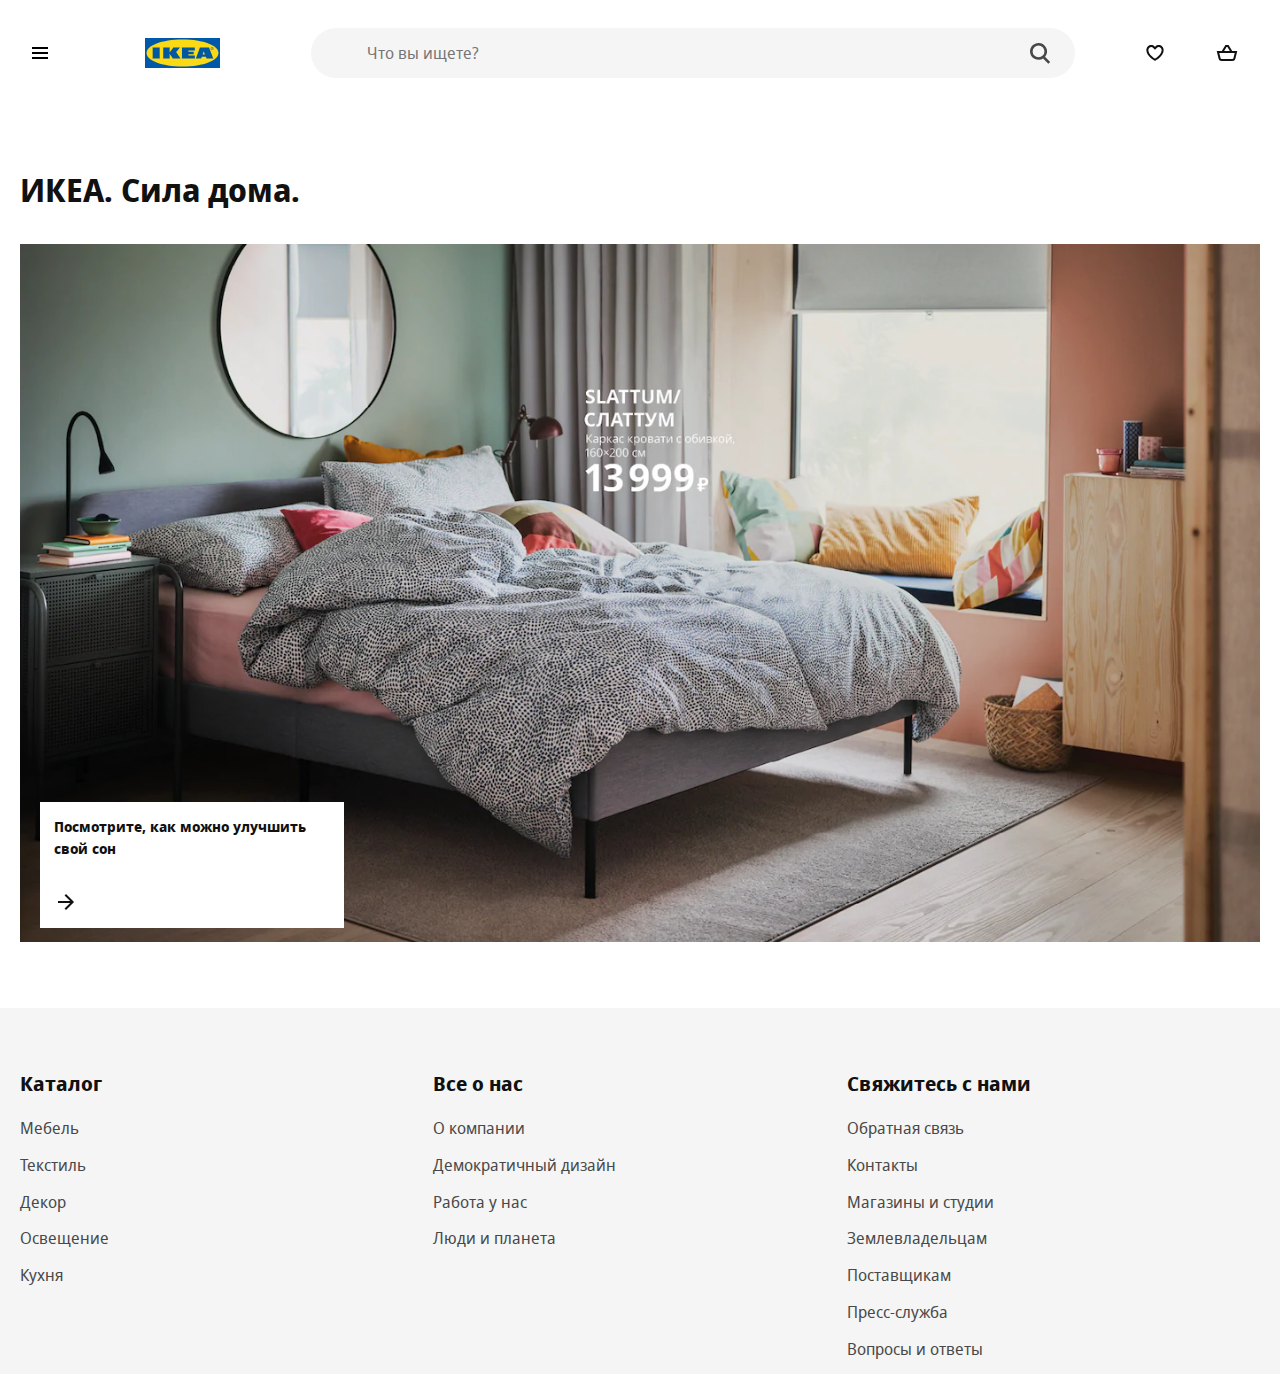
<file: index.html>
<!DOCTYPE html>
<html lang="en">

<head>
    <meta charset="UTF-8">
    <meta name="viewport"
        content="width=device-width, user-scalable=no, initial-scale=1.0, maximum-scale=1.0, minimum-scale=1.0">
    <meta http-equiv="X-UA-Compatible" content="ie=edge">
    <link rel="apple-touch-icon" sizes="180x180" href="favicon/apple-touch-icon.png">
    <link rel="icon" type="image/png" sizes="32x32" href="favicon/favicon-32x32.png">
    <link rel="icon" type="image/png" sizes="16x16" href="favicon/favicon-16x16.png">
    <link rel="mask-icon" href="favicon/safari-pinned-tab.svg" color="#0058ab">
    <meta name="msapplication-TileColor" content="#0058ab">
    <meta name="theme-color" content="#0058ab">
    <title>ИКЕА - официальный интернет-магазин мебели - IKEA</title>
    <link rel="stylesheet" href="styles/styles.css">

    <script src="script/index.js" defer type="module"></script>

</head>

<body>
    <!-- <header>
        <div class="container">
            <div class="header">
                <button class="btn btn-burger" aria-label="открыть меню">
                    <svg focusable="false" class="svg-icon" width="24" height="24" viewBox="0 0 24 24" fill="none"
                        xmlns="http://www.w3.org/2000/svg">
                        <path fill-rule="evenodd" clip-rule="evenodd"
                            d="M20 8H4V6H20V8ZM20 13H4V11H20V13ZM20 18H4V16H20V18Z"></path>
                    </svg>
                </button>
                <a href="index.html" class="logo">
                    <img src="image/ikea-logo.svg" alt="Логотип">
                </a>
                <form class="search" method="get" action="goods.html">
                    <input type="search" name="s" maxlength="150" class="search-input" spellcheck="false"
                        aria-label="Искать товары, новинки и вдохновение"
                        aria-placeholder="Искать товары, новинки и вдохновение" placeholder="Что вы ищете?"
                        autocapitalize="off" autocomplete="off" autocorrect="off">
                    <button type="submit" class="btn search-btn" aria-label="найти"></button>
                </form>
                <a href="goods.html?cat=wishlist" class="btn btn-wishlist">
                    <svg focusable="false" class="svg-icon" width="24" height="24" viewBox="0 0 24 24" fill="none"
                        xmlns="http://www.w3.org/2000/svg">
                        <path fill-rule="evenodd" clip-rule="evenodd"
                            d="M12.336 5.52055C14.2336 3.62376 17.3096 3.62401 19.2069 5.52129C20.2067 6.52115 20.6796 7.85005 20.6259 9.15761C20.6151 12.2138 18.4184 14.8654 16.4892 16.6366C15.4926 17.5517 14.5004 18.2923 13.7593 18.8036C13.3879 19.0598 13.0771 19.2601 12.8574 19.3973C12.7475 19.466 12.6601 19.519 12.5992 19.5555C12.5687 19.5737 12.5448 19.5879 12.5279 19.5978L12.5079 19.6094L12.502 19.6129L12.5001 19.614C12.5001 19.614 12.4989 19.6147 11.9999 18.748C11.501 19.6147 11.5005 19.6144 11.5005 19.6144L11.4979 19.6129L11.4919 19.6094L11.472 19.5978C11.4551 19.5879 11.4312 19.5737 11.4007 19.5555C11.3397 19.519 11.2524 19.466 11.1425 19.3973C10.9227 19.2601 10.612 19.0598 10.2405 18.8036C9.49947 18.2923 8.50726 17.5517 7.51063 16.6366C5.58146 14.8654 3.38477 12.2139 3.37399 9.15765C3.32024 7.85008 3.79314 6.52117 4.79301 5.52129C6.69054 3.62376 9.76704 3.62376 11.6646 5.52129L11.9993 5.856L12.3353 5.52129L12.336 5.52055ZM11.9999 18.748L11.5005 19.6144L11.9999 19.9019L12.4989 19.6147L11.9999 18.748ZM11.9999 17.573C12.1727 17.462 12.384 17.3226 12.6236 17.1573C13.3125 16.6821 14.2267 15.9988 15.1366 15.1634C17.0157 13.4381 18.6259 11.2919 18.6259 9.13506V9.11213L18.627 9.08922C18.6626 8.31221 18.3844 7.52727 17.7926 6.9355C16.6762 5.81903 14.866 5.81902 13.7495 6.9355L13.7481 6.93689L11.9965 8.68166L10.2504 6.9355C9.13387 5.81903 7.3237 5.81903 6.20722 6.9355C5.61546 7.52727 5.33724 8.31221 5.3729 9.08922L5.37395 9.11213V9.13507C5.37395 11.2919 6.98418 13.4381 8.86325 15.1634C9.77312 15.9988 10.6874 16.6821 11.3762 17.1573C11.6159 17.3226 11.8271 17.462 11.9999 17.573Z">
                        </path>
                    </svg>
                </a>
                <a href="cart.html" class="btn btn-cart">
                    <svg focusable="false" class="svg-icon svg-cart" width="24" height="24" viewBox="0 0 24 24"
                        fill="none" xmlns="http://www.w3.org/2000/svg" style="display: block;">
                        <path fill-rule="evenodd" clip-rule="evenodd"
                            d="M10.9994 4H10.4373L10.1451 4.48017L6.78803 9.99716H3.00001H1.71924L2.02987 11.2397L3.65114 17.7248C3.98501 19.0603 5.18497 19.9972 6.56157 19.9972L17.4385 19.9972C18.8151 19.9972 20.015 19.0603 20.3489 17.7248L21.9702 11.2397L22.2808 9.99716H21H17.2113L13.8539 4.48014L13.5618 4H12.9997H12.0004H10.9994ZM14.8701 9.99716L12.4376 6H12.0004H11.5615L9.12921 9.99716H14.8701ZM5.59142 17.2397L4.28079 11.9972H19.7192L18.4086 17.2397C18.2973 17.6849 17.8973 17.9972 17.4385 17.9972L6.56157 17.9972C6.1027 17.9972 5.70272 17.6849 5.59142 17.2397Z">
                        </path>
                    </svg>
                </a>
            </div>
        </div>
    </header> -->
    <main>
        <div class="container">
            <h1 class="main-header">ИКЕА. Сила дома.</h1>
            <aside class="offer">
                <a href="card.html#idd059">
                    <picture>
                        <source srcset="image/b47e07ee97fd5f9bf030d258d462a945.webp" type="image/webp">
                        <img src="image/b47e07ee97fd5f9bf030d258d462a945.jpg" alt="СЛАТТУМ">
                    </picture>

                </a>
                <a class="offer-extra" href="goods.html?subcat=Кровати">
                    <p>Посмотрите, как можно улучшить свой сон</p>
                    <svg focusable="false" viewBox="0 0 24 24" class="offer-arrow" aria-hidden="true">
                        <path fill-rule="evenodd" clip-rule="evenodd"
                            d="M19.2937 12.7074L20.0008 12.0003L19.2938 11.2932L12.0008 3.99927L10.5865 5.41339L16.1727 11.0003H4V13.0003H16.1723L10.5855 18.5868L11.9996 20.0011L19.2937 12.7074Z">
                        </path>
                    </svg>
                </a>
            </aside>
        </div>
    </main>
    <!-- <footer>
        <div class="container">
            <div class="footer">
                <div class="footer-catalog">
                    <h2 class="footer-header">Каталог</h2>
                    <ul>
                        <li class="footer-list"><a href="goods.html?cat=Мебель">Мебель</a></li>
                        <li class="footer-list"><a href="goods.html?cat=Кухня">Кухня</a></li>
                        <li class="footer-list"><a href="goods.html?cat=Текстиль">Текстиль</a></li>
                        <li class="footer-list"><a href="goods.html?cat=Освещение">Освещение</a></li>
                        <li class="footer-list"><a href="goods.html?cat=Декор">Декор</a></li>
                    </ul>
                </div>
                <div class="footer-about">
                    <h2 class="footer-header">Все о нас</h2>
                    <ul>
                        <li class="footer-list"><a href="#">О компании</a></li>
                        <li class="footer-list"><a href="#">Демократичный дизайн</a></li>
                        <li class="footer-list"><a href="#">Работа у нас</a></li>
                        <li class="footer-list"><a href="#">Люди и планета</a></li>
                    </ul>
                </div>
                <div class="footer-connection">
                    <h2 class="footer-header">Свяжитесь с нами</h2>
                    <ul>
                        <li class="footer-list"><a href="#">Обратная связь</a></li>
                        <li class="footer-list"><a href="#">Контакты</a></li>
                        <li class="footer-list"><a href="#">Магазины и студии</a></li>
                        <li class="footer-list"><a href="#">Землевладельцам</a></li>
                        <li class="footer-list"><a href="#">Поставщикам</a></li>
                        <li class="footer-list"><a href="#">Пресс-служба</a></li>
                        <li class="footer-list"><a href="#">Вопросы и ответы</a></li>
                    </ul>
                </div>
            </div>
        </div>

    </footer> -->

    <!-- <div class="catalog">
        <button type="button" class="btn btn-close catalog-btn" id="hnf-menu-close-btn" aria-expanded="true"
            title="Закрыть меню" aria-label="Закрыть меню">
            <svg focusable="false" class="svg-icon" width="24" height="24" viewBox="0 0 24 24" fill="none"
                xmlns="http://www.w3.org/2000/svg">
                <path fill-rule="evenodd" clip-rule="evenodd"
                    d="M12.0002 13.4144L16.9499 18.3642L18.3642 16.9499L13.4144 12.0002L18.3642 7.05044L16.95 5.63623L12.0002 10.586L7.05044 5.63623L5.63623 7.05044L10.586 12.0002L5.63624 16.9499L7.05046 18.3642L12.0002 13.4144Z">
                </path>
            </svg>
        </button>
        <h2>Каталог</h2>
        <ul class="catalog-list">
            <li class="catalog-list__item active"><a href="goods.html?cat=Мебель">Мебель</a></li>
            <li class="catalog-list__item"><a href="goods.html?cat=Кухня">Кухня</a></li>
            <li class="catalog-list__item"><a href="goods.html?cat=Текстиль">Текстиль</a></li>
            <li class="catalog-list__item"><a href="goods.html?cat=Освещение">Освещение</a></li>
            <li class="catalog-list__item"><a href="goods.html?cat=Декор">Декор</a></li>
        </ul>


    </div> -->

    <!-- <div class="subcatalog">
        <button type="button" class="btn btn-return catalog-btn" aria-expanded="true" title="Закрыть меню"
            aria-label="Закрыть меню">
            <svg focusable="false" class="svg-icon  hnf-svg-icon" width="24" height="24" viewBox="0 0 24 24" fill="none"
                xmlns="http://www.w3.org/2000/svg">
                <path fill-rule="evenodd" clip-rule="evenodd"
                    d="M4.70613 11.2927L3.99902 11.9997L4.70606 12.7069L11.999 20.0008L13.4133 18.5867L7.82744 13.0001H19.9999V11.0001H7.82729L13.4144 5.41328L12.0002 3.99902L4.70613 11.2927Z">
                </path>
            </svg>
        </button>
        <h3 class="subcatalog-header"><a href="goods.html?cat=Мебель"></a></h3>
        <ul class="subcatalog-list">
            <li class="subcatalog-list__item"><a href="goods.html?subcat=Диваны">Диваны</a></li>
            <li class="subcatalog-list__item"><a href="goods.html?subcat=Кресла">Кресла</a></li>
            <li class="subcatalog-list__item"><a href="goods.html?subcat=Книжные шкафы">Книжные шкафы</a></li>
            <li class="subcatalog-list__item"><a href="goods.html?subcat=Стеллажи">Стеллажи</a></li>
            <li class="subcatalog-list__item"><a href="goods.html?subcat=Шкаф для ТВ">Шкаф для ТВ</a></li>
            <li class="subcatalog-list__item"><a href="goods.html?subcat=Кровати">Кровати</a></li>
            <li class="subcatalog-list__item"><a href="goods.html?subcat=Комоды">Комоды</a></li>
            <li class="subcatalog-list__item"><a href="goods.html?subcat=Столы">Столы</a></li>
            <li class="subcatalog-list__item"><a href="goods.html?subcat=Письменные столы">Письменные столы</a></li>
            <li class="subcatalog-list__item">
                <a href="goods.html?subcat=Стулья для письменного стола">Стулья для письменного стола</a></li>
        </ul>
    </div> -->

</body>

</html>
</file>
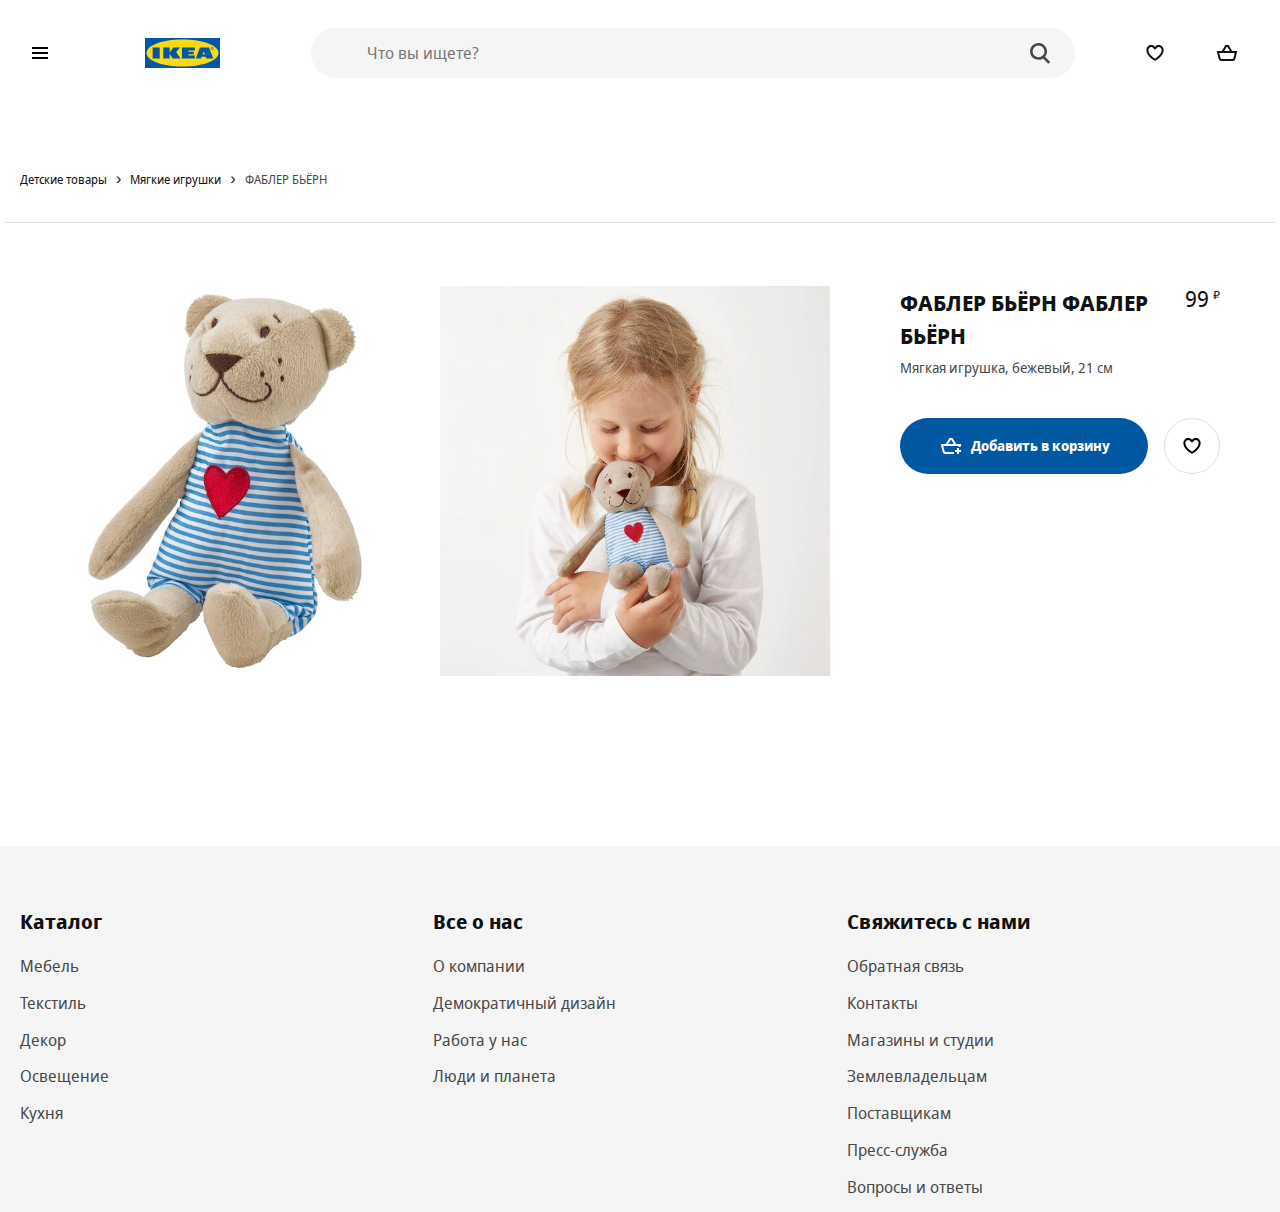
<file: card.html>
<!DOCTYPE html>
<html lang="en">
<head>
	<meta charset="UTF-8">
	<meta name="viewport" content="width=device-width, user-scalable=no, initial-scale=1.0, maximum-scale=1.0, minimum-scale=1.0">
	<meta http-equiv="X-UA-Compatible" content="ie=edge">
	<link rel="apple-touch-icon" sizes="180x180" href="favicon/apple-touch-icon.png">
	<link rel="icon" type="image/png" sizes="32x32" href="favicon/favicon-32x32.png">
	<link rel="icon" type="image/png" sizes="16x16" href="favicon/favicon-16x16.png">
	<link rel="mask-icon" href="favicon/safari-pinned-tab.svg" color="#0058ab">
	<meta name="msapplication-TileColor" content="#0058ab">
	<meta name="theme-color" content="#0058ab">
	<title>Детские игрушки - IKEA</title>
	<link rel="stylesheet" href="styles/styles.css">

	<script src="script/index.js" defer type="module"></script>

</head>
<body>
<main>
	<div class="container">
		<div class="breadcrumb">
			<nav role="navigation" aria-label="Breadcrumb" class="breadcrumb__nav">
				<ul class="breadcrumb__list">

					<li class="breadcrumb__list-item">
						<a href="goods.html?cat=Детские товары" class="breadcrumb__link"><span>Детские товары</span></a>
					</li>

					<li class="breadcrumb__list-item">
						<a href="goods.html?cat=Мягкие игрушки" class="breadcrumb__link"><span>Мягкие игрушки</span></a>
					</li>

					<li class="breadcrumb__list-item">
						<a href="#" class="breadcrumb__link"><span>ФАБЛЕР БЬЁРН</span></a>
					</li>

				</ul>
			</nav>
		</div>

		<div class="good wrapper">
			<div class="good-images">
				<div class="good-image__item">
					<img src="image/fabler-byorn-myagkaya-igrushka-bezhevyy__0710165_PE727396_S5.jpg" alt="">
				</div>
				<div class="good-image__item">
					<img src="image/fabler-byorn-myagkaya-igrushka-bezhevyy__0876865_PE611124_S5.jpg" alt="">
				</div>
			</div>
			<div class="good-item"> <!-- not-in-stock - нет в наличии-->
				<p class="good-item__new">Новинка</p>

				<div class="good-item__section">
					<div>
						<h2 class="good-item__header">ФАБЛЕР БЬЁРН ФАБЛЕР БЬЁРН</h2>
						<p class="good-item__description">Мягкая игрушка, бежевый, 21 см</p>

					</div>
					<p class="good-item__price">
						<span class="good-item__empty">Нет в наличии</span>
						<span class="good-item__price-value">99</span>
						<span class="good-item__currency">₽</span>
					</p>

				</div>
				<div class="good-item__buttons">
					<button type="button" class="btn btn-good" data-idd="idd001">
						<svg focusable="false" viewBox="0 0 24 24" class="btn-good-svg" aria-hidden="true">
							<path fill-rule="evenodd" clip-rule="evenodd" d="M10.4372 4H10.9993H12.0003H12.9996H13.5616L13.8538 4.48014L17.2112 9.99713H21H22.2806L21.9702 11.2396L21.5303 13H19.4688L19.7194 11.9971H4.28079L5.59143 17.2397C5.70272 17.6848 6.1027 17.9971 6.56157 17.9971H15V19.9971H6.56157C5.18496 19.9971 3.98502 19.0602 3.65114 17.7247L2.02987 11.2397L1.71924 9.99713H3.00002H6.78793L10.145 4.48017L10.4372 4ZM12.4375 6L14.87 9.99713H9.12911L11.5614 6H12.0003H12.4375ZM17.9961 16V14H19.9961V16H21.9961V18H19.9961V20H17.9961V18H15.9961V16H17.9961Z"></path>
						</svg>

						<span class="btn-good__label">Добавить в корзину</span>
					</button>
					<button type="button" class="btn btn-add-wishlist" data-idd="idd001">
						<svg focusable="false" viewBox="0 0 24 24" class="btn-add-wishlist__svg" aria-hidden="true">
							<path fill-rule="evenodd" clip-rule="evenodd" d="M12.336 5.52055C14.2336 3.62376 17.3096 3.62401 19.2069 5.52129C20.2067 6.52115 20.6796 7.85005 20.6259 9.15761C20.6151 12.2138 18.4184 14.8654 16.4892 16.6366C15.4926 17.5517 14.5004 18.2923 13.7593 18.8036C13.3879 19.0598 13.0771 19.2601 12.8574 19.3973C12.7475 19.466 12.6601 19.519 12.5992 19.5555C12.5687 19.5737 12.5448 19.5879 12.5279 19.5978L12.5079 19.6094L12.502 19.6129L12.5001 19.614C12.5001 19.614 12.4989 19.6147 11.9999 18.748C11.501 19.6147 11.5005 19.6144 11.5005 19.6144L11.4979 19.6129L11.4919 19.6094L11.472 19.5978C11.4551 19.5879 11.4312 19.5737 11.4007 19.5555C11.3397 19.519 11.2524 19.466 11.1425 19.3973C10.9227 19.2601 10.612 19.0598 10.2405 18.8036C9.49947 18.2923 8.50726 17.5517 7.51063 16.6366C5.58146 14.8654 3.38477 12.2139 3.37399 9.15765C3.32024 7.85008 3.79314 6.52117 4.79301 5.52129C6.69054 3.62376 9.76704 3.62376 11.6646 5.52129L11.9993 5.856L12.3353 5.52129L12.336 5.52055ZM11.9999 18.748L11.5005 19.6144L11.9999 19.9019L12.4989 19.6147L11.9999 18.748ZM11.9999 17.573C12.1727 17.462 12.384 17.3226 12.6236 17.1573C13.3125 16.6821 14.2267 15.9988 15.1366 15.1634C17.0157 13.4381 18.6259 11.2919 18.6259 9.13506V9.11213L18.627 9.08922C18.6626 8.31221 18.3844 7.52727 17.7926 6.9355C16.6762 5.81903 14.866 5.81902 13.7495 6.9355L13.7481 6.93689L11.9965 8.68166L10.2504 6.9355C9.13387 5.81903 7.3237 5.81903 6.20722 6.9355C5.61546 7.52727 5.33724 8.31221 5.3729 9.08922L5.37395 9.11213V9.13507C5.37395 11.2919 6.98418 13.4381 8.86325 15.1634C9.77312 15.9988 10.6874 16.6821 11.3762 17.1573C11.6159 17.3226 11.8271 17.462 11.9999 17.573Z"></path>
						</svg>
					</button>
				</div>

			</div>
		</div>


	</div>
</main>
</body>
</html>
</file>
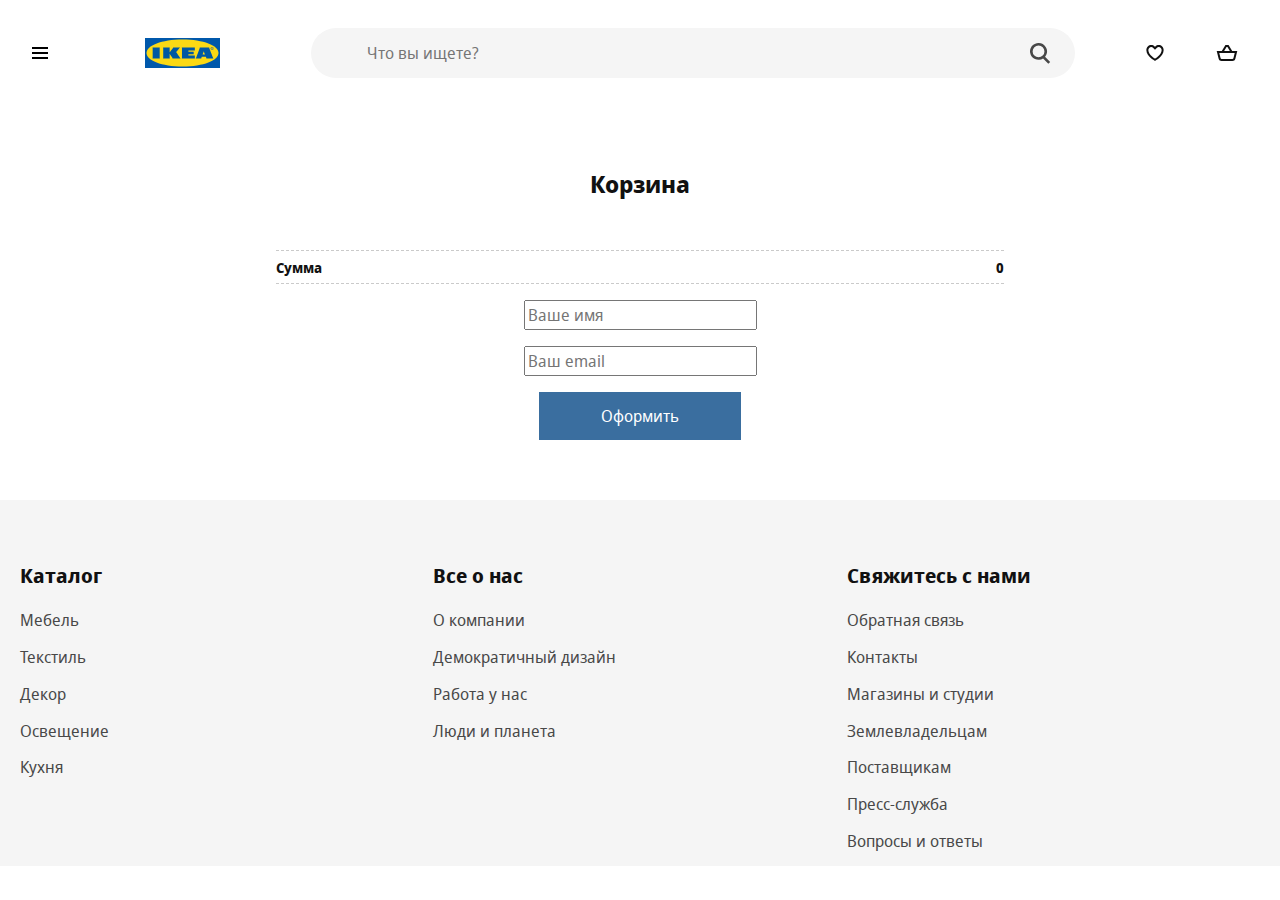
<file: cart.html>
<!DOCTYPE html>
<html lang="en">
<head>
	<meta charset="UTF-8">
	<meta name="viewport" content="width=device-width, user-scalable=no, initial-scale=1.0, maximum-scale=1.0, minimum-scale=1.0">
	<meta http-equiv="X-UA-Compatible" content="ie=edge">
	<link rel="apple-touch-icon" sizes="180x180" href="favicon/apple-touch-icon.png">
	<link rel="icon" type="image/png" sizes="32x32" href="favicon/favicon-32x32.png">
	<link rel="icon" type="image/png" sizes="16x16" href="favicon/favicon-16x16.png">
	<link rel="mask-icon" href="favicon/safari-pinned-tab.svg" color="#0058ab">
	<meta name="msapplication-TileColor" content="#0058ab">
	<meta name="theme-color" content="#0058ab">
	<title>Корзина - IKEA</title>
	<link rel="stylesheet" href="styles/styles.css">

	<script src="script/index.js" defer type="module"></script>

</head>
<body>
<main>
	<div class="container cart-wrapper">
		<h2 class="cart-header">Корзина</h2>
		<ul class="cart-list">

		</ul>
		<div class="cart-total">
			<span class="cart-total-label">Сумма</span>
			<span class="cart-total-price">297.-</span>
		</div>

		<form id="form" class="cart-form">
			<label>
				<input type="text" name="name" placeholder="Ваше имя">
			</label>
			<label>
				<input type="email" name="email" placeholder="Ваш email">
			</label>
			<button type="submit" class="cart-checkout">Оформить</button>
		</form>
	</div>
</main>
</body>
</html>
</file>
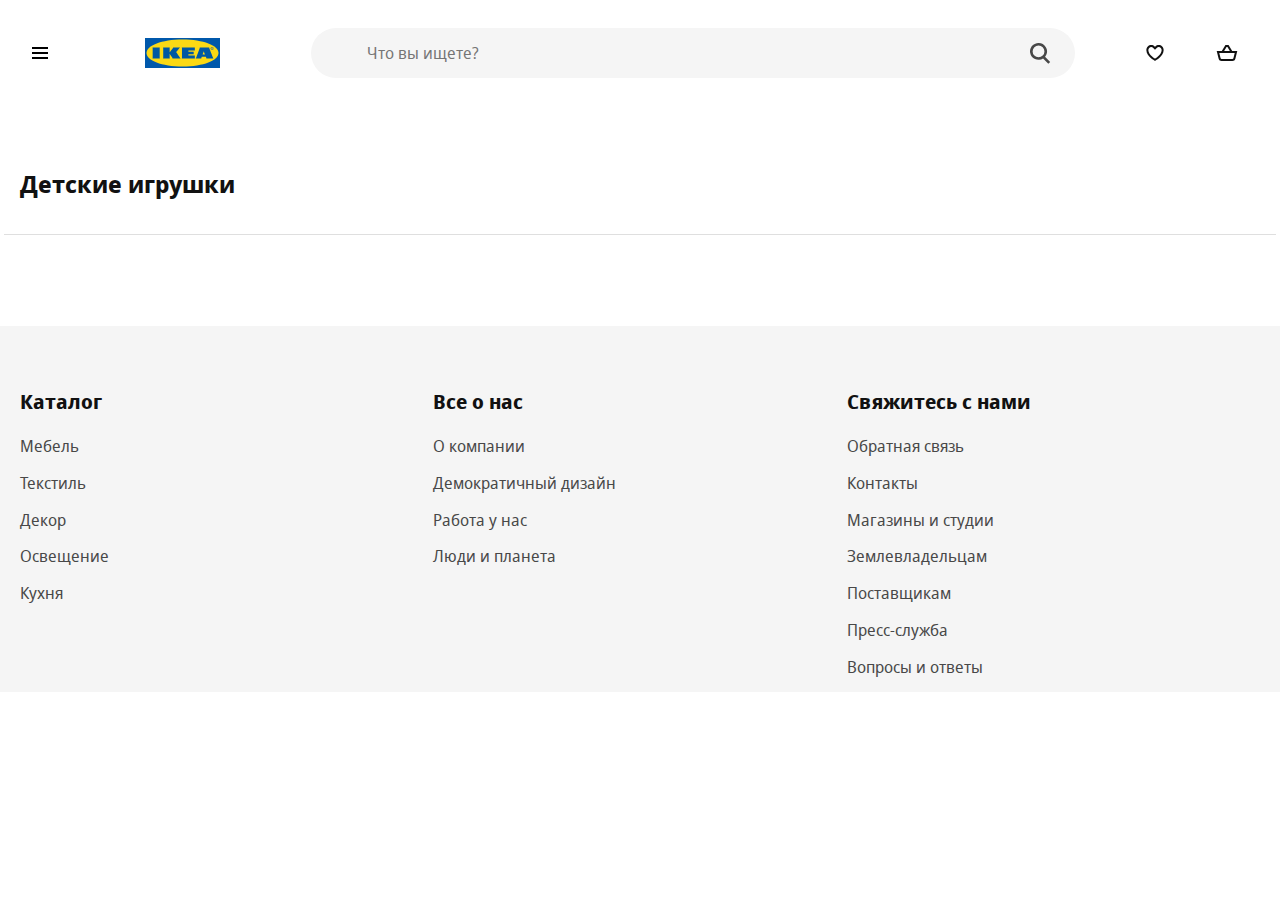
<file: goods.html>
<!DOCTYPE html>
<html lang="en">
<head>
	<meta charset="UTF-8">
	<meta name="viewport" content="width=device-width, user-scalable=no, initial-scale=1.0, maximum-scale=1.0, minimum-scale=1.0">
	<meta http-equiv="X-UA-Compatible" content="ie=edge">
	<link rel="apple-touch-icon" sizes="180x180" href="favicon/apple-touch-icon.png">
	<link rel="icon" type="image/png" sizes="32x32" href="favicon/favicon-32x32.png">
	<link rel="icon" type="image/png" sizes="16x16" href="favicon/favicon-16x16.png">
	<link rel="mask-icon" href="favicon/safari-pinned-tab.svg" color="#0058ab">
	<meta name="msapplication-TileColor" content="#0058ab">
	<meta name="theme-color" content="#0058ab">
	<title>Детские игрушки - IKEA</title>
	<link rel="stylesheet" href="styles/styles.css">

	<script src="script/index.js" defer type="module"></script>

</head>
<body>
<main>
	<div class="container">
		<h2 class="main-header">Детские игрушки</h2>
		<div class="goods wrapper">
			<ul class="goods-list">

				<!-- <li class="goods-list__item">
					<a class="goods-item__link" href="card.html#idd001">
						<article class="goods-item">
							<div class="goods-item__img">
								<img src="https://www.ikea.com/ru/ru/images/products/fabler-byorn-myagkaya-igrushka-bezhevyy__0710165_PE727396_S5.JPG"
									 data-second-image="https://www.ikea.com/ru/ru/images/products/fabler-byorn-myagkaya-igrushka-bezhevyy__0876876_PE611263_S5.JPG" alt="ФАБЛЕР БЬЁРН">
							</div>
							<p class="goods-item__new">Новинка</p>
							<h3 class="goods-item__header">ФАБЛЕР БЬЁРН</h3>
							<p class="goods-item__description">Мягкая игрушка, бежевый, 21 см</p>
							<p class="goods-item__price">
								<span class="goods-item__price-value">99</span>
								<span class="goods-item__currency"> ₽</span>
							</p>
							<button class="btn btn-add-card" aria-label="Добравить в корзину" data-idd="idd001"></button>
						</article>
					</a>
				</li>
				<li class="goods-list__item">
					<a class="goods-item__link" href="card.html#idd001">
						<article class="goods-item">
							<div class="goods-item__img">
								<img src="https://www.ikea.com/ru/ru/images/products/fabler-byorn-myagkaya-igrushka-bezhevyy__0710165_PE727396_S5.JPG"
									 data-second-image="https://www.ikea.com/ru/ru/images/products/fabler-byorn-myagkaya-igrushka-bezhevyy__0876876_PE611263_S5.JPG" alt="ФАБЛЕР БЬЁРН">
							</div>
							<h3 class="goods-item__header">ФАБЛЕР БЬЁРН</h3>
							<p class="goods-item__description">Мягкая игрушка, бежевый, 21 см</p>
							<p class="goods-item__price">
								<span class="goods-item__price-value">99</span>
								<span class="goods-item__currency"> ₽</span>
							</p>
							<button class="btn btn-add-card" aria-label="Добравить в корзину" data-idd="idd001"></button>
						</article>
					</a>
				</li>
				<li class="goods-list__item">
					<a class="goods-item__link" href="card.html#idd001">
						<article class="goods-item">
							<div class="goods-item__img">
								<img src="https://www.ikea.com/ru/ru/images/products/fabler-byorn-myagkaya-igrushka-bezhevyy__0710165_PE727396_S5.JPG"
									 data-second-image="https://www.ikea.com/ru/ru/images/products/fabler-byorn-myagkaya-igrushka-bezhevyy__0876876_PE611263_S5.JPG" alt="ФАБЛЕР БЬЁРН">
							</div>
							<h3 class="goods-item__header">ФАБЛЕР БЬЁРН</h3>
							<p class="goods-item__description">Мягкая игрушка, бежевый, 21 см</p>
							<p class="goods-item__price">
								<span class="goods-item__price-value">99</span>
								<span class="goods-item__currency"> ₽</span>
							</p>
							<button class="btn btn-add-card" aria-label="Добравить в корзину" data-idd="idd001"></button>
						</article>
					</a>
				</li>
				<li class="goods-list__item">
					<a class="goods-item__link" href="card.html#idd001">
						<article class="goods-item">
							<div class="goods-item__img">
								<img src="https://www.ikea.com/ru/ru/images/products/fabler-byorn-myagkaya-igrushka-bezhevyy__0710165_PE727396_S5.JPG"
									 data-second-image="https://www.ikea.com/ru/ru/images/products/fabler-byorn-myagkaya-igrushka-bezhevyy__0876876_PE611263_S5.JPG" alt="ФАБЛЕР БЬЁРН">
							</div>
							<h3 class="goods-item__header">ФАБЛЕР БЬЁРН</h3>
							<p class="goods-item__description">Мягкая игрушка, бежевый, 21 см</p>
							<p class="goods-item__price">
								<span class="goods-item__price-value">99</span>
								<span class="goods-item__currency"> ₽</span>
							</p>
							<button class="btn btn-add-card" aria-label="Добравить в корзину" data-idd="idd001"></button>
						</article>
					</a>
				</li>
				<li class="goods-list__item">
					<a class="goods-item__link" href="card.html#idd001">
						<article class="goods-item">
							<div class="goods-item__img">
								<img src="https://www.ikea.com/ru/ru/images/products/fabler-byorn-myagkaya-igrushka-bezhevyy__0710165_PE727396_S5.JPG"
									 data-second-image="https://www.ikea.com/ru/ru/images/products/fabler-byorn-myagkaya-igrushka-bezhevyy__0876876_PE611263_S5.JPG" alt="ФАБЛЕР БЬЁРН">
							</div>
							<h3 class="goods-item__header">ФАБЛЕР БЬЁРН</h3>
							<p class="goods-item__description">Мягкая игрушка, бежевый, 21 см</p>
							<p class="goods-item__price">
								<span class="goods-item__price-value">99</span>
								<span class="goods-item__currency"> ₽</span>
							</p>
							<button class="btn btn-add-card" aria-label="Добравить в корзину" data-idd="idd001"></button>
						</article>
					</a>
				</li>
				<li class="goods-list__item">
					<a class="goods-item__link" href="card.html#idd001">
						<article class="goods-item">
							<div class="goods-item__img">
								<img src="https://www.ikea.com/ru/ru/images/products/fabler-byorn-myagkaya-igrushka-bezhevyy__0710165_PE727396_S5.JPG"
									 data-second-image="https://www.ikea.com/ru/ru/images/products/fabler-byorn-myagkaya-igrushka-bezhevyy__0876876_PE611263_S5.JPG" alt="ФАБЛЕР БЬЁРН">
							</div>
							<h3 class="goods-item__header">ФАБЛЕР БЬЁРН</h3>
							<p class="goods-item__description">Мягкая игрушка, бежевый, 21 см</p>
							<p class="goods-item__price">
								<span class="goods-item__price-value">99</span>
								<span class="goods-item__currency"> ₽</span>
							</p>
							<button class="btn btn-add-card" aria-label="Добравить в корзину" data-idd="idd001"></button>
						</article>
					</a>
				</li>
				<li class="goods-list__item">
					<a class="goods-item__link" href="card.html#idd001">
						<article class="goods-item">
							<div class="goods-item__img">
								<img src="https://www.ikea.com/ru/ru/images/products/fabler-byorn-myagkaya-igrushka-bezhevyy__0710165_PE727396_S5.JPG"
									 data-second-image="https://www.ikea.com/ru/ru/images/products/fabler-byorn-myagkaya-igrushka-bezhevyy__0876876_PE611263_S5.JPG" alt="ФАБЛЕР БЬЁРН">
							</div>
							<h3 class="goods-item__header">ФАБЛЕР БЬЁРН</h3>
							<p class="goods-item__description">Мягкая игрушка, бежевый, 21 см</p>
							<p class="goods-item__price">
								<span class="goods-item__price-value">99</span>
								<span class="goods-item__currency"> ₽</span>
							</p>
							<button class="btn btn-add-card" aria-label="Добравить в корзину" data-idd="idd001"></button>
						</article>
					</a>
				</li>
				<li class="goods-list__item">
					<a class="goods-item__link" href="card.html#idd001">
						<article class="goods-item">
							<div class="goods-item__img">
								<img src="https://www.ikea.com/ru/ru/images/products/fabler-byorn-myagkaya-igrushka-bezhevyy__0710165_PE727396_S5.JPG"
									 data-second-image="https://www.ikea.com/ru/ru/images/products/fabler-byorn-myagkaya-igrushka-bezhevyy__0876876_PE611263_S5.JPG" alt="ФАБЛЕР БЬЁРН">
							</div>
							<h3 class="goods-item__header">ФАБЛЕР БЬЁРН</h3>
							<p class="goods-item__description">Мягкая игрушка, бежевый, 21 см</p>
							<p class="goods-item__price">
								<span class="goods-item__price-value">99</span>
								<span class="goods-item__currency"> ₽</span>
							</p>
							<button class="btn btn-add-card" aria-label="Добравить в корзину" data-idd="idd001"></button>
						</article>
					</a>
				</li>
				<li class="goods-list__item">
					<a class="goods-item__link" href="card.html#idd001">
						<article class="goods-item">
							<div class="goods-item__img">
								<img src="https://www.ikea.com/ru/ru/images/products/fabler-byorn-myagkaya-igrushka-bezhevyy__0710165_PE727396_S5.JPG"
									 data-second-image="https://www.ikea.com/ru/ru/images/products/fabler-byorn-myagkaya-igrushka-bezhevyy__0876876_PE611263_S5.JPG" alt="ФАБЛЕР БЬЁРН">
							</div>
							<h3 class="goods-item__header">ФАБЛЕР БЬЁРН</h3>
							<p class="goods-item__description">Мягкая игрушка, бежевый, 21 см</p>
							<p class="goods-item__price">
								<span class="goods-item__price-value">99</span>
								<span class="goods-item__currency"> ₽</span>
							</p>
							<button class="btn btn-add-card" aria-label="Добравить в корзину" data-idd="idd001"></button>
						</article>
					</a>
				</li>
				<li class="goods-list__item">
					<a class="goods-item__link" href="card.html#idd001">
						<article class="goods-item">
							<div class="goods-item__img">
								<img src="https://www.ikea.com/ru/ru/images/products/fabler-byorn-myagkaya-igrushka-bezhevyy__0710165_PE727396_S5.JPG"
									 data-second-image="https://www.ikea.com/ru/ru/images/products/fabler-byorn-myagkaya-igrushka-bezhevyy__0876876_PE611263_S5.JPG" alt="ФАБЛЕР БЬЁРН">
							</div>
							<h3 class="goods-item__header">ФАБЛЕР БЬЁРН</h3>
							<p class="goods-item__description">Мягкая игрушка, бежевый, 21 см</p>
							<p class="goods-item__price">
								<span class="goods-item__price-value">99</span>
								<span class="goods-item__currency"> ₽</span>
							</p>
							<button class="btn btn-add-card" aria-label="Добравить в корзину" data-idd="idd001"></button>
						</article>
					</a>
				</li> -->
			</ul>
		</div>
	</div>
</main>
</body>
</html>
</file>
<file: styles/styles.css>
/*
* Prefixed by https://autoprefixer.github.io
* PostCSS: v7.0.29,
* Autoprefixer: v9.7.6
* Browsers: last 4 version
*/

@font-face {
	font-family: 'Noto Sans';
	src: local('Noto Sans Display Regular'), local('NotoSansDisplay-Regular'), url('../fonts/Notosansdisplayregular.woff2') format('woff2'), url('../fonts/Notosansdisplayregular.woff') format('woff');
	font-weight: 400;
	font-style: normal;
}

@font-face {
	font-family: 'Noto Sans';
	src: local('Noto Sans Display Italic'), local('NotoSansDisplay-Italic'), url('../fonts/Notosansdisplayitalic.woff2') format('woff2'), url('../fonts/Notosansdisplayitalic.woff') format('woff');
	font-weight: 400;
	font-style: italic;
}

@font-face {
	font-family: 'Noto Sans';
	src: local('Noto Sans Display Bold'), local('NotoSansDisplay-Bold'), url('../fonts/Notosansdisplaybold.woff2') format('woff2'), url('../fonts/Notosansdisplaybold.woff') format('woff');
	font-weight: 700;
	font-style: normal;
}

@font-face {
	font-family: 'Noto Sans';
	src: local('Noto Sans Display Bold Italic'), local('NotoSansDisplay-BoldItalic'), url('../fonts/Notosansdisplaybolditalic.woff2') format('woff2'), url('../fonts/Notosansdisplaybolditalic.woff') format('woff');
	font-weight: 700;
	font-style: italic;
}

html {
	-webkit-box-sizing: border-box;
	box-sizing: border-box;
}

*,
*::before,
*::after {
	-webkit-box-sizing: inherit;
	box-sizing: inherit;
}

body {
	min-width: 320px;
	margin: 0;

	background-color: #fff; /*под проект*/
	font-family: Noto Sans, Arial, sans-serif; /*в "" свой шрифт под проект*/

	font-size: 16px;
	color: #111;
	line-height: 1.5;
	-webkit-font-smoothing: subpixel-antialiased;
}

button, input {
	font: inherit;
}

button {
	cursor: pointer;
}

img {
	max-width: 100%;
	width: 100%;
	height: auto;
}

a {
	text-decoration: none;
	color: inherit;
}

ul {
	list-style: none;
	padding: 0;
	margin: 0;
}

h1, h2, h3, p {
	padding: 0;
	margin: 0;
}

/* container */

.container {
	max-width: 100rem;
	margin: 0 auto;
	padding: 0 1.25rem;
}

.visually-hidden {
	position: absolute !important;
	clip: rect(1px 1px 1px 1px);
	clip: rect(1px, 1px, 1px, 1px);
	padding: 0 !important;
	border: 0 !important;
	height: 1px !important;
	width: 1px !important;
	overflow: hidden;
}

/* при работе с float */

.clearfix::after {
	content: "";
	display: table;
	clear: both;
}

header {
	margin-bottom: 3.75rem;
}

.header {
	display: -ms-grid;
	display: grid;
	grid-gap: 1.25rem;
	-ms-grid-columns: 2fr 1.25rem 2fr 1.25rem 16fr 1.25rem 1fr 1.25rem 1fr;
	grid-template-columns: 2fr 2fr 16fr 1fr 1fr;
	-webkit-box-align: center;
	-ms-flex-align: center;
	align-items: center;
	padding: 1.75rem 0;
}

footer {
	background-color: #f5f5f5;
	margin-top: 3.75rem;
	padding: 3.75rem 0 0 0;
}

.footer {
	display: -ms-grid;
	display: grid;
	-ms-grid-columns: 1fr 1fr 1fr;
	grid-template-columns: 1fr 1fr 1fr;
}

.main-header {
	margin-bottom: 1.875rem
}

.btn {
	background-color: transparent;
	outline: transparent;
	border-radius: 50%;
	width: 40px;
	height: 40px;
	display: -webkit-box;
	display: -ms-flexbox;
	display: flex;
	-webkit-box-align: center;
	-ms-flex-align: center;
	align-items: center;
	-webkit-box-pack: center;
	-ms-flex-pack: center;
	justify-content: center;
	border: 1px solid transparent;
}

.btn:hover {
	background-color: #f5f5f5;
	color: #111;
}

.svg-icon {
	fill: currentColor;
}

.logo {
	text-align: center;
	width: 75px;
	height: 30px;

}

.search {
	position: relative;
	-webkit-box-flex: 1;
	-ms-flex-positive: 1;
	flex-grow: 1;
	height: 50px;
	margin: 0 40px;
}

.search-input {
	-webkit-appearance: none;
	-moz-appearance: none;
	appearance: none;
	background-color: #f5f5f5;
	display: block;
	appearance: none;
	width: 100%;
	height: 100%;
	padding: .5rem 3.5rem;
	margin: 0 auto;
	line-height: 1.5;
	border: 0;
	border-radius: 50em;
	outline: 0;
	-webkit-box-shadow: none;
	box-shadow: none;
	-webkit-transition: background .2s;
	-o-transition: background .2s;
	transition: background .2s;
}

.search-btn {
	position: absolute;
	top: 0.9rem;
	right: 0.9rem;
	background-image: url("data:image/svg+xml;charset=utf-8,%3Csvg width='16' height='17' fill='%23484848' xmlns='http://www.w3.org/2000/svg'%3E%3Cpath fill-rule='evenodd' clip-rule='evenodd' d='M6.5 11a4.5 4.5 0 110-9 4.5 4.5 0 010 9zm4.968-.307a6.5 6.5 0 10-1.514 1.315l3.996 3.996 1.414-1.414-3.896-3.897z'/%3E%3C/svg%3E");
	background-repeat: no-repeat;
	background-size: contain;
	width: 2.5rem;
	height: 1.5rem;
	background-position: center;
}

.offer {
	position: relative;
}

.offer-extra {
	position: absolute;
	padding: .9rem;
	color: #111;
	left: 1.25rem;
	bottom: 1.25rem;
	display: -webkit-box;
	display: -ms-flexbox;
	display: flex;
	background: #fff;
	-webkit-box-orient: vertical;
	-webkit-box-direction: normal;
	-ms-flex-direction: column;
	flex-direction: column;
	-webkit-box-align: start;
	-ms-flex-align: start;
	align-items: flex-start;
	max-width: 19rem;
	min-width: 13rem;
	font-size: .9rem;
	line-height: 1.5;
	font-weight: bold;
	word-break: break-word;
}

.offer-arrow {
	display: inline-block;
	height: 1.5rem;
	width: 1.5rem;
	vertical-align: middle;
	fill: currentColor;
	margin-top: 1.875rem;

}


.footer-header {
	line-height: 2rem;
	font-size: 1.25rem;
	padding: 0 0 1rem 0;

}

.footer-list {
	margin-bottom: .8rem;
}

.footer-list > a {
	color: #484848;
}

.footer-list > a:hover {
	color: #111;
	text-decoration: underline;
}

.catalog {
	position: fixed;
	z-index: 999;
	top: 0;
	left: -100%;
	bottom: 0;
	background-color: #fff;
	overflow-y: auto;
	overflow-x: hidden;
	-webkit-transition: left 0.2s 0s;
	-o-transition: left 0.2s 0s;
	transition: left 0.2s 0s;
	width: 20rem;
	padding: 6rem 4rem 3rem;

}

.catalog.open {
	left: 0;
}

.catalog-btn {
	position: absolute;
	top: 3rem;
	left: 3rem;
}

.catalog-list__item,
.subcatalog-list__item {
	cursor: pointer;
	color: #111;


}

.catalog-list__item a,
.subcatalog-list__item a {
	text-decoration: underline;
	display: block;
}

.catalog-list__item a {
	padding: .5rem 1.5rem .5rem 0;
}

.subcatalog-list__item a {
	padding: .5rem 0;
}

.catalog-list__item:hover a,
.subcatalog-list__item:hover a {
	text-decoration: underline;
}

.catalog-list__item.active {
	background-repeat: no-repeat;
	background-position: right 0 center;
	background-image: url('data:image/svg+xml;utf8,<svg width="24" height="24" viewBox="0 0 24 24" fill="none" xmlns="http://www.w3.org/2000/svg"><path fill-rule="evenodd" clip-rule="evenodd" d="M15.5996 11.9999L9.81456 17.7857L8.40026 16.3716L12.7714 11.9999L8.40026 7.62823L9.81457 6.21411L15.5996 11.9999Z" fill="%23959595"/></svg>');
}

.subcatalog {
	position: fixed;
	z-index: 998;
	top: 0;
	left: -100%;
	bottom: 0;
	background-color: #fff;
	overflow-y: auto;
	overflow-x: hidden;
	-webkit-transition: left, right 0.2s 0s;
	-o-transition: left, right 0.2s 0s;
	transition: left, right 0.2s 0s;
	width: 25rem;
	padding: 6rem 4rem 3rem;
	border-left: 2px solid #ccc;
}

.subcatalog.subopen {
	left: 20rem;
	display: block;
}

.overlay {
	display: block;
	position: fixed;
	z-index: 899;
	top: 0;
	bottom: 0;
	right: 0;
	left: 0;
	background-color: black;
	-webkit-transition: all .2s ease;
	-o-transition: all .2s ease;
	transition: all .2s ease;
	opacity: 0;
	pointer-events: none;
}

.overlay.active {
	opacity: 0.25;
	pointer-events: all;
}


.wrapper {
	position: relative;
	margin-top: 4rem;
}

.wrapper:before {
	content: '';
	width: calc(100% + 2rem);
	display: block;
	position: absolute;
	top: -2rem;
	z-index: 99;
	margin: 0 -1rem;
	border-bottom: 1px solid #dfdfdf;
}

.good {
	display: -ms-grid;
	display: grid;
	-ms-grid-columns: minmax(0, 1fr) 1.25rem minmax(0, 1fr) 1.25rem minmax(0, 1fr) 1.25rem minmax(0, 1fr) 1.25rem minmax(0, 1fr) 1.25rem minmax(0, 1fr) 1.25rem minmax(0, 1fr) 1.25rem minmax(0, 1fr) 1.25rem minmax(0, 1fr) 1.25rem minmax(0, 1fr) 1.25rem minmax(0, 1fr) 1.25rem minmax(0, 1fr);
	grid-template-columns: repeat(12, minmax(0, 1fr));
	grid-column-gap: 1.25rem;
	padding-top: 2rem;
}

.good-images {
	display: -webkit-box;
	display: -ms-flexbox;
	display: flex;
	-ms-flex-wrap: wrap;
	flex-wrap: wrap;
	-ms-grid-column: 1;
	grid-column-start: 1;
	-ms-grid-column-span: 8;
	grid-column-end: 9;
	-ms-flex-pack: distribute;
	justify-content: space-around;


}

.good-image__item {
	width: calc(50% - 1.25rem);
	margin-left: .625rem;
	margin-right: .625rem;
	min-height: 500px;
}


.good-item {
	-ms-grid-column: 9;
	grid-column-start: 9;
	-ms-grid-column-span: 4;
	grid-column-end: 13;
	padding: 0 2.5rem;
}

.good-item__section {
	margin-bottom: 2.5rem;
}

.good-item__new {
	display: none;
}


.good-item__empty {
	display: none;
}

.not-in-stock .good-item__empty {
	display: block;
}

.not-in-stock .btn-good {
	display: none;
}

.good-item__header {
	font-size: 1.375rem;
	line-height: 1.5;
	font-weight: 700;
	text-transform: uppercase;
	margin-bottom: .3rem;
}

.good-item__description {
	line-height: 1.5;
	letter-spacing: 0;
	font-weight: 400;
	color: #484848;
	font-size: .875rem;
}

.good-item__price {
	white-space: nowrap;
	text-align: right;
}

.good-item__section {
	display: -webkit-box;
	display: -ms-flexbox;
	display: flex;
	-webkit-box-pack: justify;
	-ms-flex-pack: justify;
	justify-content: space-between;
}

.good-item__price-value {
	line-height: 1.1875;
	font-size: 1.375rem;
}

.good-item__currency {
	line-height: .9;
	font-size: .6875rem;
	vertical-align: text-top;
}

.not-in-stock .good-item__price-value,
.not-in-stock .good-item__currency {
	display: none;
}

.good-item__buttons {
	display: -webkit-box;
	display: -ms-flexbox;
	display: flex;
	-webkit-box-pack: justify;
	-ms-flex-pack: justify;
	justify-content: space-between;
	-webkit-box-align: center;
	-ms-flex-align: center;
	align-items: center;
	width: 100%;
}

.btn-good {
	margin-right: 1rem;
	-webkit-box-flex: 1;
	-ms-flex-positive: 1;
	flex-grow: 1;
	-ms-flex-negative: 1;
	flex-shrink: 1;
	position: relative;
	background: #0058a3;
	color: #fff;
	border-radius: 52px;
	padding: 0 2rem;
	display: -webkit-box;
	display: -ms-flexbox;
	display: flex;
	height: 3.5rem;
	-webkit-box-align: center;
	-ms-flex-align: center;
	align-items: center;
}

.btn-good-svg {
	margin-right: .5rem;
	vertical-align: top;
	-ms-flex-negative: 0;
	flex-shrink: 0;
	display: inline-block;
	height: 1.5rem;
	width: 1.5rem;
	fill: #fff;
}

.btn-good:hover {
	color: #0058a3;
}

.btn-good:hover .btn-good-svg {
	fill: #0058a3;
}

.btn-good__label {
	text-align: center;
	border: 0;
	font-weight: 700;
	font-size: .875rem;
	line-height: 1.42857;
}

.btn-add-wishlist {
	background: rgba(0, 0, 0, 0);
	color: #111;
	border-radius: 40px;
	padding: 0 .9375rem;
	border: 1px solid #dfdfdf;
	height: 3.5rem;
	width: 3.5rem;
	margin-left: auto;
}

.btn-add-wishlist__svg {
	height: 1.5rem;
	width: 1.5rem;

}

.btn-add-wishlist:hover .btn-add-wishlist__svg {
	fill: red;
}

.btn-add-wishlist.contains-wishlist .btn-add-wishlist__svg {
	fill: red;

}

.btn-add-wishlist:hover.contains-wishlist .btn-add-wishlist__svg {
	fill: black;
}


.goods-list {
	display: -ms-grid;
	display: grid;
	grid-gap: 1.25rem;
	grid-template-columns: repeat(4, 1fr);
}

.goods-list__item {
	margin-bottom: 2rem;
}


.goods-item {
	position: relative;
	display: -webkit-box;
	display: -ms-flexbox;
	display: flex;
	-webkit-box-orient: vertical;
	-webkit-box-direction: normal;
	-ms-flex-direction: column;
	flex-direction: column;
	-webkit-box-pack: justify;
	-ms-flex-pack: justify;
	justify-content: space-between;
	height: 100%;
}

.goods-item__img {
	height: 380px;
	display: table-cell;
	vertical-align: middle
}


.btn-add-card {
	position: absolute;
	opacity: 0;
	-webkit-transition: opacity 0.2s 0s;
	-o-transition: opacity 0.2s 0s;
	transition: opacity 0.2s 0s;
	right: 1rem;
	bottom: 0.5rem;
	background-color: rgb(0, 88, 163);
	border: 1px solid rgb(0, 88, 163);
	background-repeat: no-repeat;
	background-position: center;
	background-image: url("data:image/svg+xml;utf8,<svg width='24' height='24' xmlns='http://www.w3.org/2000/svg' viewBox='0 0 24 24'><path fill-rule='evenodd' clip-rule='evenodd' d='M10.4372 4H10.9993H12.0003H12.9996H13.5616L13.8538 4.48014L17.2112 9.99713H21H22.2806L21.9702 11.2396L21.5303 13H19.4688L19.7194 11.9971H4.28079L5.59143 17.2397C5.70272 17.6848 6.1027 17.9971 6.56157 17.9971H15V19.9971H6.56157C5.18496 19.9971 3.98502 19.0602 3.65114 17.7247L2.02987 11.2397L1.71924 9.99713H3.00002H6.78793L10.145 4.48017L10.4372 4ZM12.4375 6L14.87 9.99713H9.12911L11.5614 6H12.0003H12.4375ZM17.9961 16V14H19.9961V16H21.9961V18H19.9961V20H17.9961V18H15.9961V16H17.9961Z' fill='white' /></svg>");
}

.btn-add-card:hover {
	background-color: rgb(255, 255, 255);
	background-image: url("data:image/svg+xml;utf8,<svg width='24' height='24' xmlns='http://www.w3.org/2000/svg' viewBox='0 0 24 24'><path fill-rule='evenodd' clip-rule='evenodd' d='M10.4372 4H10.9993H12.0003H12.9996H13.5616L13.8538 4.48014L17.2112 9.99713H21H22.2806L21.9702 11.2396L21.5303 13H19.4688L19.7194 11.9971H4.28079L5.59143 17.2397C5.70272 17.6848 6.1027 17.9971 6.56157 17.9971H15V19.9971H6.56157C5.18496 19.9971 3.98502 19.0602 3.65114 17.7247L2.02987 11.2397L1.71924 9.99713H3.00002H6.78793L10.145 4.48017L10.4372 4ZM12.4375 6L14.87 9.99713H9.12911L11.5614 6H12.0003H12.4375ZM17.9961 16V14H19.9961V16H21.9961V18H19.9961V20H17.9961V18H15.9961V16H17.9961Z' fill='rgb(0, 88, 163)' /></svg>");

}

.goods-item:hover .btn-add-card {
	opacity: 1;
}

.goods-item__header {
	margin-top: auto;
	margin-bottom: 1rem;
}

.goods-item__new {
	line-height: 1.42857;
	color: #ca5008;
	font-weight: 700;
	font-size: 0.8rem;
}

.goods-item__link {
	display: block;
	height: 100%;
}

.goods-item__description {
	margin-bottom: 1rem;
	font-size: .875rem;
	line-height: 1.42857;
}

.goods-item__price {
	min-height: calc(40px + 0.5rem);
	padding-bottom: 0.5rem;
	font-weight: 700;
}

.goods-item__price-value {
	font-size: 1.375rem;
}

.goods-item__currency {
	line-height: .9;
	font-size: .6875rem;
	vertical-align: text-top;
}


.breadcrumb__list-item {
	display: inline;
}

.breadcrumb__list-item:after {
	content: "\0203A";
	display: inline;
	margin: 0 .3125rem;
	font-size: 1rem;
	line-height: 1.125;
}

.breadcrumb__list-item:last-child:after {
	content: "";
}

.breadcrumb__link {
	font-size: .75rem;
	line-height: 1.5;
	font-weight: 400;
	vertical-align: middle;
}

.breadcrumb__list-item:last-child .breadcrumb__link {
	color: #484848;
	pointer-events: none;
	cursor: auto;
}

.cart-wrapper {
	max-width: 768px;
}

.cart-header {
	text-align: center;
}

.product {
	display: -ms-grid;
	display: grid;
	-ms-grid-columns: 152px 4fr 6fr;
	grid-template-columns: 152px 4fr 6fr;
	-ms-grid-rows: auto;
	grid-template-rows: auto;
	font-size: .81rem;
	line-height: 1.385;
}

.product > *:nth-child(1) {
	-ms-grid-row: 1;
	-ms-grid-column: 1;
}

.product > *:nth-child(2) {
	-ms-grid-row: 1;
	-ms-grid-column: 2;
}

.product > *:nth-child(3) {
	-ms-grid-row: 1;
	-ms-grid-column: 3;
}

.product__image-container {
	-ms-grid-column: 1;
	grid-column: 1;
	-ms-grid-row: 1;
	-ms-grid-row-span: 2;
	grid-row: 1/3;
	padding-right: 1rem;
}

.product__description {
	-ms-grid-column: 2;
	grid-column: 2;
	-ms-grid-row: 1;
	grid-row: 1;
}

.product__name {
	font-size: 1.2rem;
	margin-bottom: .5rem;
	font-weight: 700;
	text-transform: uppercase;
	word-break: break-word;
}

.product__prices {
	-ms-grid-column: 3;
	grid-column: 3;
	-ms-grid-row: 1;
	grid-row: 1;
	text-align: right;
	padding-top: 0;
}

.product__controls {
	-ms-grid-column: 3;
	grid-column: 3;
	-ms-grid-row: 2;
	grid-row: 2;
	margin-top: .5rem;
	display: -webkit-box;
	display: -ms-flexbox;
	display: flex;
	-webkit-box-pack: end;
	-ms-flex-pack: end;
	justify-content: flex-end;
}

.btn-remove {
	color: #444;
	border-color: #666;
	border-radius: unset;
}

.product__total {
	font-weight: 700;
	font-size: 1.06rem;
	line-height: 1.2;
}

.product-controls__remove {
	width: 12.5%;
}

.product-controls__quantity {
	width: 25%;
	margin-left: .5rem;
}

.cart-header {
	margin-bottom: 3rem;
}

.cart-item {
	margin-bottom: 2rem;
}

.cart-total {
	display: -webkit-box;
	display: -ms-flexbox;
	display: flex;
	-webkit-box-pack: justify;
	-ms-flex-pack: justify;
	justify-content: space-between;
	padding: .35rem 0;
	font-weight: 700;
	font-size: 14px;
	text-align: initial;
	border: dashed #cacaca;
	border-width: 1px 0;
}

.cart-checkout {
	color: #ffffff;
	padding: 12px 62px;
	background-color: #3a6e9f;
	border: none;
	display: block;
	margin: 1rem auto;
}

.cart-form {
	margin: 1rem 0;
	text-align: center;
}

.cart-form label {
	display: block;
	margin: 1rem;
}

select {
	width: 100%;
	max-width: 352px;
	height: 40px;
	margin: 0;
	padding: 0 10px;
	border: 1px solid #666;
	border-radius: 2px;
	background: #fff url(../image/chevron-down-thin-24.1667eab2.svg) no-repeat right 8px center/1.5rem;
	-webkit-appearance: none;
	-moz-appearance: none;
	appearance: none;
	font-size: 1rem;
	line-height: 1.15;
	font-family: inherit;
	text-transform: none;
}

@media (max-width: 1200px) {
	.goods-list {
		grid-template-columns: repeat(3, 1fr);
	}
}

@media (max-width: 768px) {
	.goods-list {
		grid-template-columns: repeat(2, 1fr);
	}

	.header {
		-ms-grid-columns: 1fr 1.25rem 4fr 1.25rem 1fr 1.25rem 1fr;
		grid-template-columns: 1fr 2fr 1fr 1fr;
		-ms-grid-rows: auto 1.25rem auto 1.25rem auto;
		grid-template-areas: "burger logo wishlist cart" "main main . sidebar" "footer footer footer footer";
	}

	.btn-burger {
		grid-area: burger;
	}

	.logo {
		grid-area: logo;
	}

	.btn-wishlist {
		grid-area: wishlist;
	}

	.btn-cart {
		grid-area: cart;
	}

	.search {
		grid-area: search;
		-ms-grid-row: 2;
		grid-row: 2;
		-ms-grid-column-span: 5;
		grid-column-end: 6;
		-ms-grid-column: 1;
		grid-column-start: 1;
		margin: 0;
	}

	.footer {
		-ms-grid-rows: auto;
		grid-template-rows: auto;
		-webkit-box-pack: center;
		-ms-flex-pack: center;
		justify-content: center;
		grid-template-areas: "catalog" "about" "connection";
		-ms-grid-columns: 300px;
		grid-template-columns: 300px

	}

	.footer-catalog {
		grid-area: catalog;
		margin-bottom: 50px;
	}

	.footer-about {
		grid-area: about;
		margin-bottom: 50px;
	}

	.footer-connection {
		grid-area: connection;
		margin-bottom: 50px;
	}

	.catalog {
		width: 50%;
	}

	.subcatalog {
		width: 50%;
		left: auto;
		right: -100%;
	}

	.subcatalog.subopen {
		right: 0;
		left: auto;
	}
}

@media (max-width: 768px) {

	.footer-catalog {
		-ms-grid-row: 1;
		-ms-grid-column: 1

	}

	.footer-about {
		-ms-grid-row: 2;
		-ms-grid-column: 1

	}

	.footer-connection {
		-ms-grid-row: 3;
		-ms-grid-column: 1

	}
}

@media (max-width: 768px) {

	.btn-burger {
		-ms-grid-row: 1;
		-ms-grid-column: 1;
	}

	.logo {
		-ms-grid-row: 1;
		-ms-grid-column: 3;
	}

	.btn-wishlist {
		-ms-grid-row: 1;
		-ms-grid-column: 5;
	}

	.btn-cart {
		-ms-grid-row: 1;
		-ms-grid-column: 7;
	}
}

@media (max-width: 576px) {
	.goods-list {
		-ms-grid-columns: 1fr;
		grid-template-columns: 1fr;
	}

	.catalog {
		width: 100%;
	}

	.subcatalog {
		z-index: 999;
		width: 100%;
	}

	.subcatalog.subopen {
		right: 0;
	}
}
</file>
